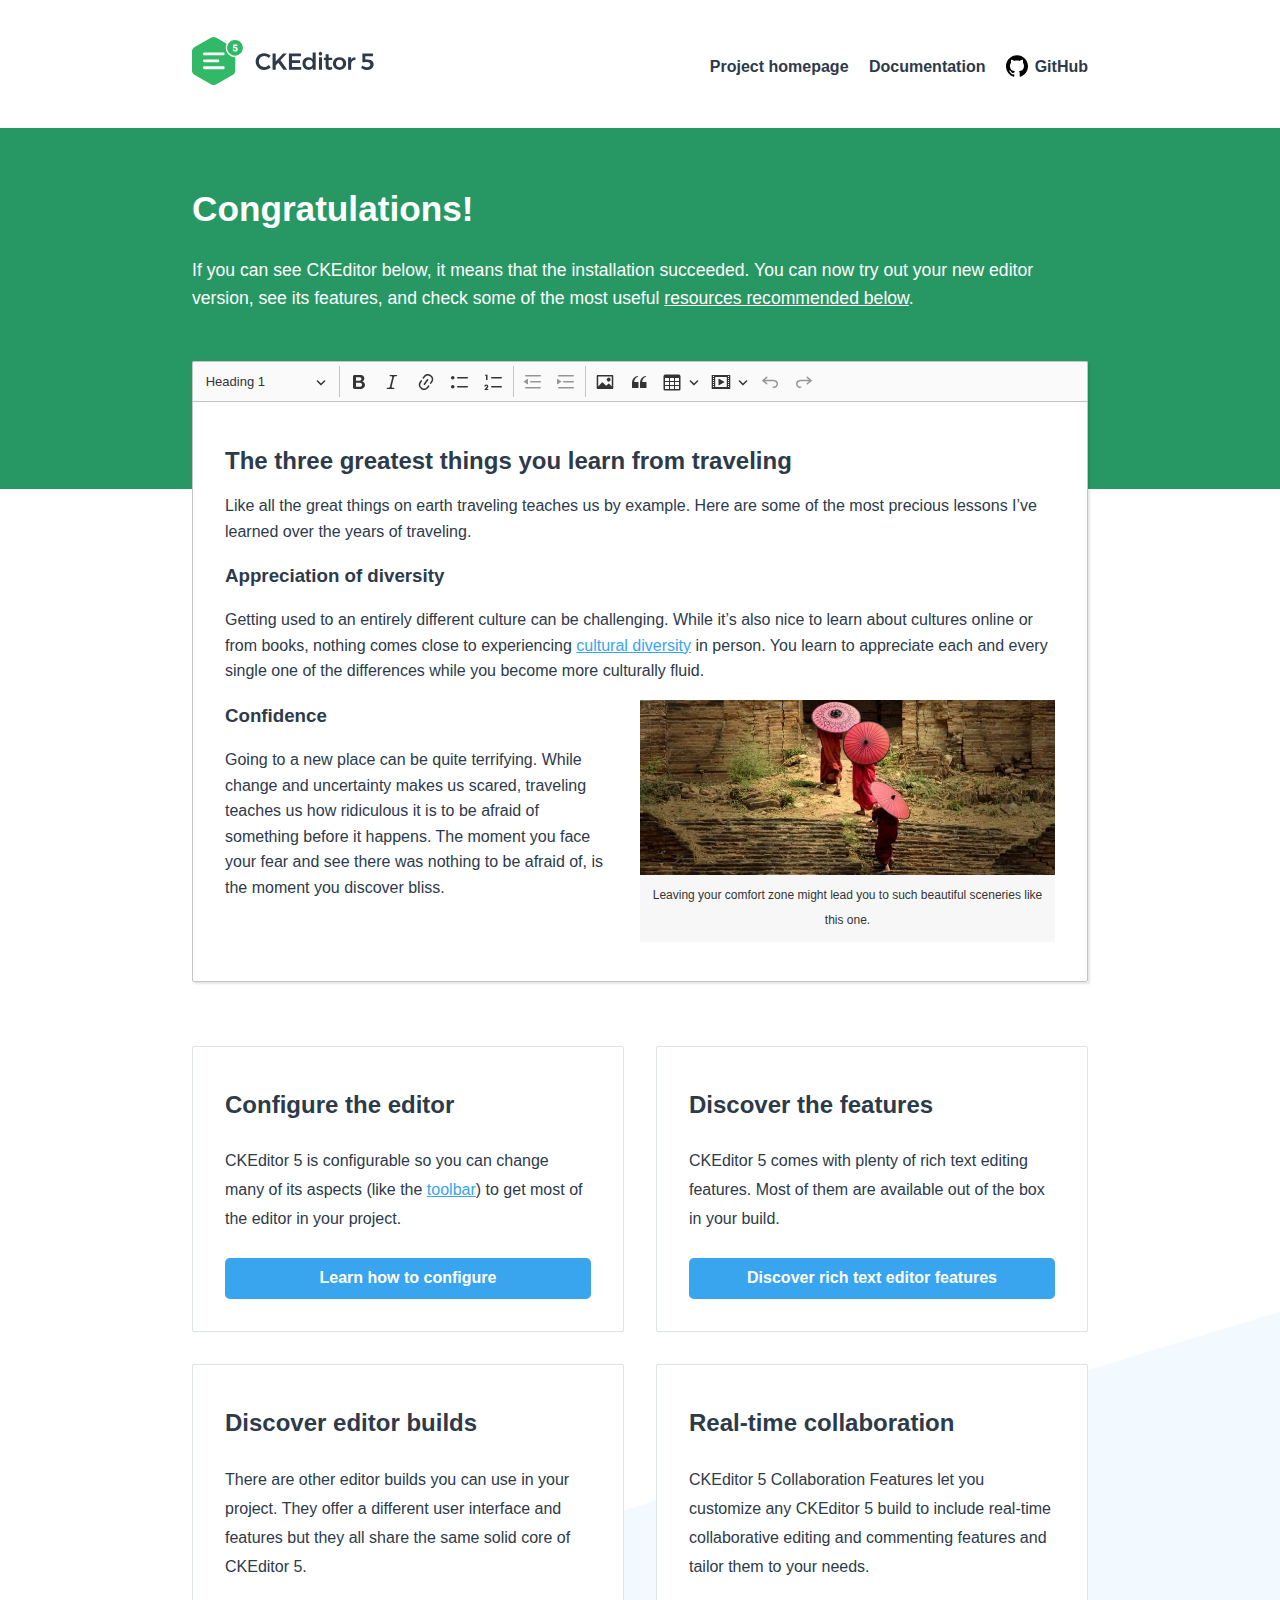
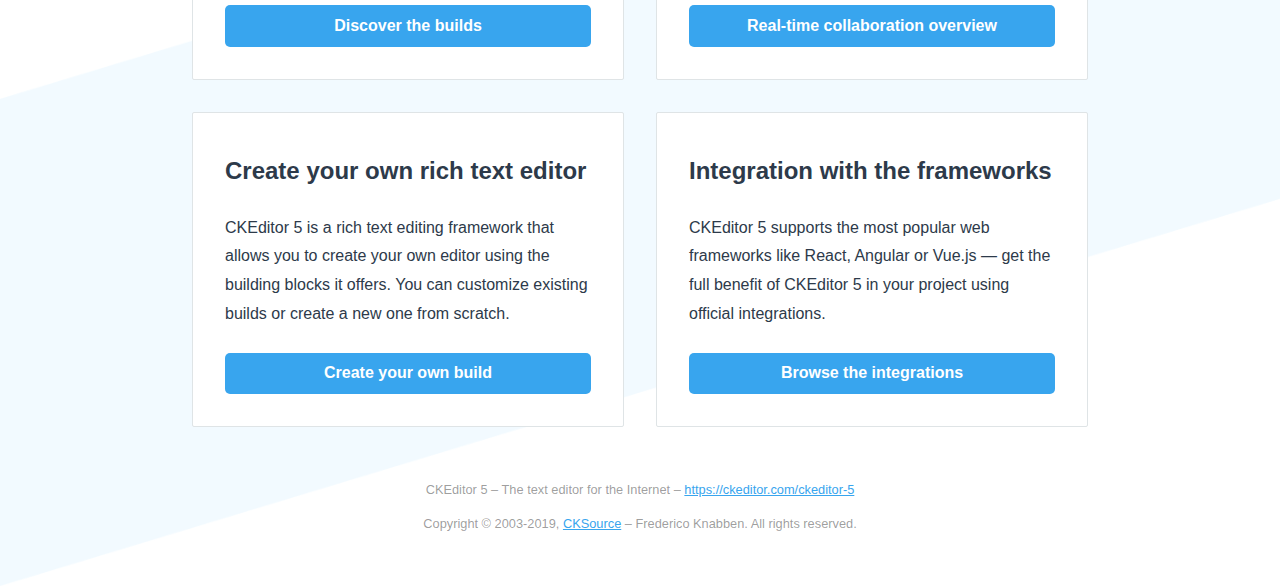
<file: src/main/resources/static/ckeditor/index.html>
<!DOCTYPE html>
<!--
Copyright (c) 2003-2019, CKSource - Frederico Knabben. All rights reserved.
For licensing, see LICENSE.md or https://ckeditor.com/legal/ckeditor-oss-license
-->
<html lang="en">
<head>
	<meta charset="utf-8">
	<meta name="viewport" content="width=device-width, initial-scale=1.0, maximum-scale=1.0" />
	<link type="text/css" href="sample/css/sample.css" rel="stylesheet" media="screen" />
	<title>CKEditor 5 – classic editor build sample</title>
</head>
<body>

<header>
	<div class="centered">
		<h1><a href="https://ckeditor.com/ckeditor-5"><img src="sample/img/logo.svg" alt="WYSIWYG editor - CKEditor 5" /></a></h1>

		<input type="checkbox" id="menu-toggle" />
		<label for="menu-toggle"></label>
		  
		<nav>
			<ul>
				<li><a href="https://ckeditor.com/ckeditor-5">Project homepage</a></li>
				<li><a href="https://ckeditor.com/docs/">Documentation</a></li>
				<li><a href="https://github.com/ckeditor/ckeditor5">GitHub</a></li>
			</ul>
		</nav>
	</div>
</header>

<main>
	<div class="message">
		<div class="centered">
			<h1>Congratulations!</h1>

			<p>If you can see CKEditor below, it means that the installation succeeded. You can now try out your new editor version, see its features,
			and check some of the most useful <a href="#references">resources recommended below</a>.</p>
		</div>
	</div>
	<div class="centered">
		<div id="editor">
			<h2>The three greatest things you learn from traveling</h2>

			<p>Like all the great things on earth traveling teaches us by example. Here are some of the most precious lessons I’ve learned over the years of traveling.</p>

			<h3>Appreciation of diversity</h3>

			<p>Getting used to an entirely different culture can be challenging. While it’s also nice to learn about cultures online or from books, nothing comes close to experiencing <a href="https://en.wikipedia.org/wiki/Cultural_diversity">cultural diversity</a> in person. You learn to appreciate each and every single one of the differences while you become more culturally fluid.</p>

			<figure class="image image-style-side"><img src="sample/img/umbrellas.jpg" alt="Three Monks walking on ancient temple.">
				<figcaption>Leaving your comfort zone might lead you to such beautiful sceneries like this one.</figcaption>
			</figure>

			<h3>Confidence</h3>

			<p>Going to a new place can be quite terrifying. While change and uncertainty makes us scared, traveling teaches us how ridiculous it is to be afraid of something before it happens. The moment you face your fear and see there was nothing to be afraid of, is the moment you discover bliss.</p>
		</div>

		<div id="references">
			<section>
				<h2>Configure the editor</h2>
				<p>CKEditor 5 is configurable so you can change many of its aspects (like the <a href="https://ckeditor.com/docs/ckeditor5/latest/builds/guides/integration/configuration.html#toolbar-setup">toolbar</a>) to get most of the editor in your project.</p>
				<p><a href="https://ckeditor.com/docs/ckeditor5/latest/builds/guides/integration/configuration.html">Learn how to configure</a></p>
			</section>

			<section>
				<h2>Discover the features</h2>
				<p>CKEditor 5 comes with plenty of rich text editing features. Most of them are available out of the box in your build.</p>
				<p><a href="https://ckeditor.com/docs/ckeditor5/latest/features/index.html">Discover rich text editor features</a></p>				</section>

			<section>
				<h2>Discover editor builds</h2>
				<p>There are other editor builds you can use in your project. They offer a different user interface and features but they all share the same solid core of CKEditor 5.</p>
				<p><a href="https://ckeditor.com/docs/ckeditor5/latest/builds/guides/overview.html">Discover the builds</a></p>
			</section>

			<section>
				<h2>Real-time collaboration</h2>
				<p>CKEditor 5 Collaboration Features let you customize any CKEditor 5 build to include real-time collaborative editing and commenting features and tailor them to your needs.</p>
				<p><a href="https://ckeditor.com/docs/ckeditor5/latest/features/collaboration/collaboration.html">Real-time collaboration overview</a></p>
			</section>

			<section>
				<h2>Create your own rich text editor</h2>
				<p>CKEditor 5 is a rich text editing framework that allows you to create your own editor using the building blocks it offers. You can customize existing builds or create a new one from scratch.</p>
				<p><a href="https://ckeditor.com/docs/ckeditor5/latest/builds/guides/development/custom-builds.html">Create your own build</a></p>
			</section>

			<section>
				<h2>Integration with the frameworks</h2>
				<p>CKEditor 5 supports the most popular web frameworks like React, Angular or Vue.js &mdash; get the full benefit of CKEditor 5 in your project using official integrations.</p>
				<p><a href="https://ckeditor.com/docs/ckeditor5/latest/builds/guides/integration/frameworks/overview.html">Browse the integrations</a></p>
			</section>	
		</div>
	</div>
</main>

<footer>
	<div>
		<p>CKEditor 5 – The text editor for the Internet – <a href="https://ckeditor.com/ckeditor-5">https://ckeditor.com/ckeditor-5</a></p>
		<p>Copyright © 2003-2019, <a href="https://cksource.com/">CKSource</a> – Frederico Knabben. All rights reserved.</p>
	</div>
</footer>

<script src="ckeditor.js"></script>

<script>
	ClassicEditor
		.create( document.querySelector( '#editor' ), {
			// toolbar: [ 'heading', '|', 'bold', 'italic', 'link' ]
		} )
		.then( editor => {
			window.editor = editor;
		} )
		.catch( err => {
			console.error( err.stack );
		} );
</script>

</body>
</html>
</file>
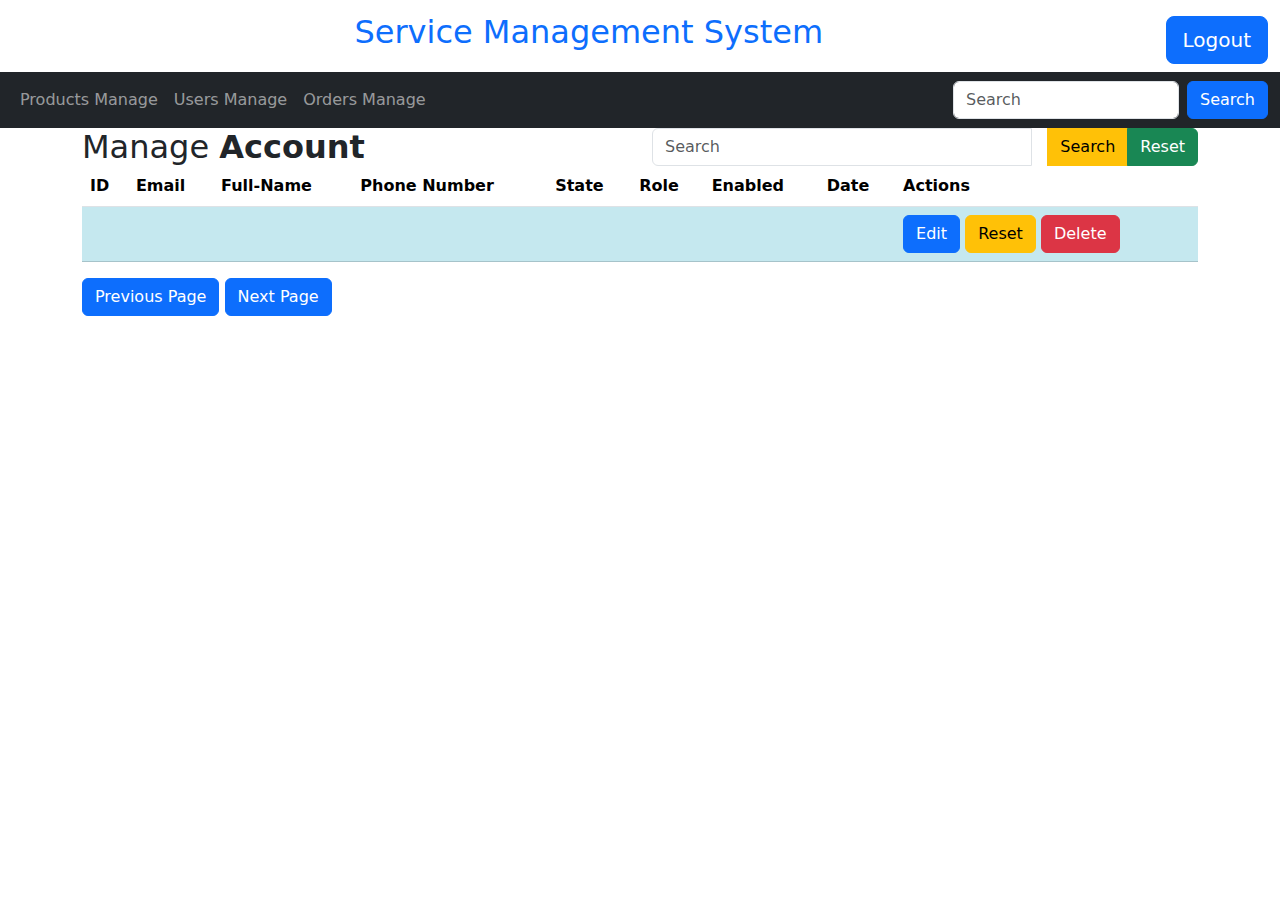
<file: src/main/resources/templates/account.html>
<!DOCTYPE html>
<html xmlns:th="http://www.thymeleaf.org">
<head>
<meta charset="UTF-8">
<title>User Manager Page</title>
<link href="https://cdn.jsdelivr.net/npm/bootstrap@5.1.3/dist/css/bootstrap.min.css" rel="stylesheet">
 <script src="https://cdn.jsdelivr.net/npm/bootstrap@5.1.3/dist/js/bootstrap.bundle.min.js"></script>
<link rel="stylesheet" type="text/css" th:href="@{/css/styleAdmin.css}"/>
<script src="https://ajax.googleapis.com/ajax/libs/jquery/1.12.4/jquery.min.js"></script>
<script src="https://cdn.ckeditor.com/ckeditor5/35.1.0/classic/ckeditor.js"></script>
<body>
<div class="container-fluid bg-white text-primary d-flex justify-content-between align-items-center">
  <div>
  	 <img th:src="@{http://localhost:8088/img/logo.png}" >
  </div>
  <h2 class="">Service Management System</h2>
  <a th:href="@{/logout}" class="btn btn-primary btn-lg mt-3 mb-2">Logout</a>
</div>

<!--header  -->
<nav class="navbar navbar-expand-sm navbar-dark bg-dark">
  <div class="container-fluid">
    <button class="navbar-toggler" type="button" data-bs-toggle="collapse" data-bs-target="#mynavbar">
      <span class="navbar-toggler-icon"></span>
    </button>
    <div class="collapse navbar-collapse" id="mynavbar">
      <ul class="navbar-nav me-auto">
        <li class="nav-item">
          <a class="nav-link" href="/admin/product">Products Manage</a>
        </li>
        <li class="nav-item">
          <a class="nav-link" href="/admin/account">Users Manage</a>
        </li>
        <li class="nav-item">
          <a class="nav-link" href="/admin/order">Orders Manage</a>
        </li>
      </ul>
      <form class="d-flex">
        <input class="form-control me-2" type="text" placeholder="Search">
        <button class="btn btn-primary" type="button">Search</button>
      </form>
    </div>
  </div>
</nav>

<!-- content -->
	<div class="container" id="root">
		<div class="table-wrapper">
			<div class="table-title">
				<div class="row">
					<div class="col">
						<h2 class="d-inline">
							Manage <b>Account</b>
						</h2>					
					</div>
					<div class="col input-group">
						<input class="form-control me-3" type="text" placeholder="Search"
							id="keyword" name="keyword">
						<button class="btn btn-warning" type="button"
							onclick="searchUser()">Search</button>
						<button type="button" class="btn btn-success" onclick="reset()">
							Reset</button>					
					</div>
				</div>
			</div>
			<table class="table table-striped table-hover">
				<thead>
					<tr>
						<th>ID</th>
						<th>Email</th>
						<th>Full-Name</th>
						<th>Phone Number</th>
						<th>State</th>
						<th>Role</th>
						<th>Enabled</th>
						<th>Date</th>
						<th>Actions</th>
					</tr>
				</thead>
				<tbody>
					<tr class="table-info" th:each="account, state : ${listA}">
						<th th:utext="${account.id}"></th>
						<td th:utext="${account.email}"></td>
						<td th:utext="${account.fullName}"></td>
						<td th:utext="${account.phone}"></td>
						<td th:utext="${account.state}"></td>
						<td th:utext="${account.role}"></td>
						<td th:utext="${account.enabled}"></td>
						<td th:utext="${account.createAt}"></td>
						<td>
							<a class="btn btn-primary" th:href="@{'/admin/edituser?id=' + ${account.id}}">Edit</a>
							<button class="btn btn-warning" th:attr="onclick=|resetUser(${account.id})|">Reset</button>
							<button class="btn btn-danger" th:if="${account.role} == 'USER'" th:attr="onclick=|deleteUser(${account.id})|">Delete</button>
						</td>
					</tr>
				</tbody>
			</table>
			<button class="btn btn-primary" type="button" onclick="prePage()">Previous
				Page</button>
			<button class="btn btn-primary" type="button" onclick="nextPage()">Next
				Page</button>
		</div>
	</div>


<script src="https://cdn.jsdelivr.net/npm/bootstrap@5.1.3/dist/js/bootstrap.bundle.min.js"></script>
<script type="text/javascript" th:src="@{http://localhost:8088/js/account.js}"></script>
<script>
	var page = "[[${pageNumber}]]";

	function nextPage() {
		page++;
		$.ajax({
			url : "/admin/pageaccount",
			type : "post",
			dataType : "text",
			data : {
				page : page
			},
			success : function(data) {
				$('body').html(data);
			}
		});
	}

	function prePage() {
		page--;
		$.ajax({
			url : "/admin/pageaccount",
			type : "post",
			dataType : "text",
			data : {
				page : page
			},
			success : function(data) {
				$('body').html(data);
			}
		});
	}
</script>

</body>
</html>
</file>
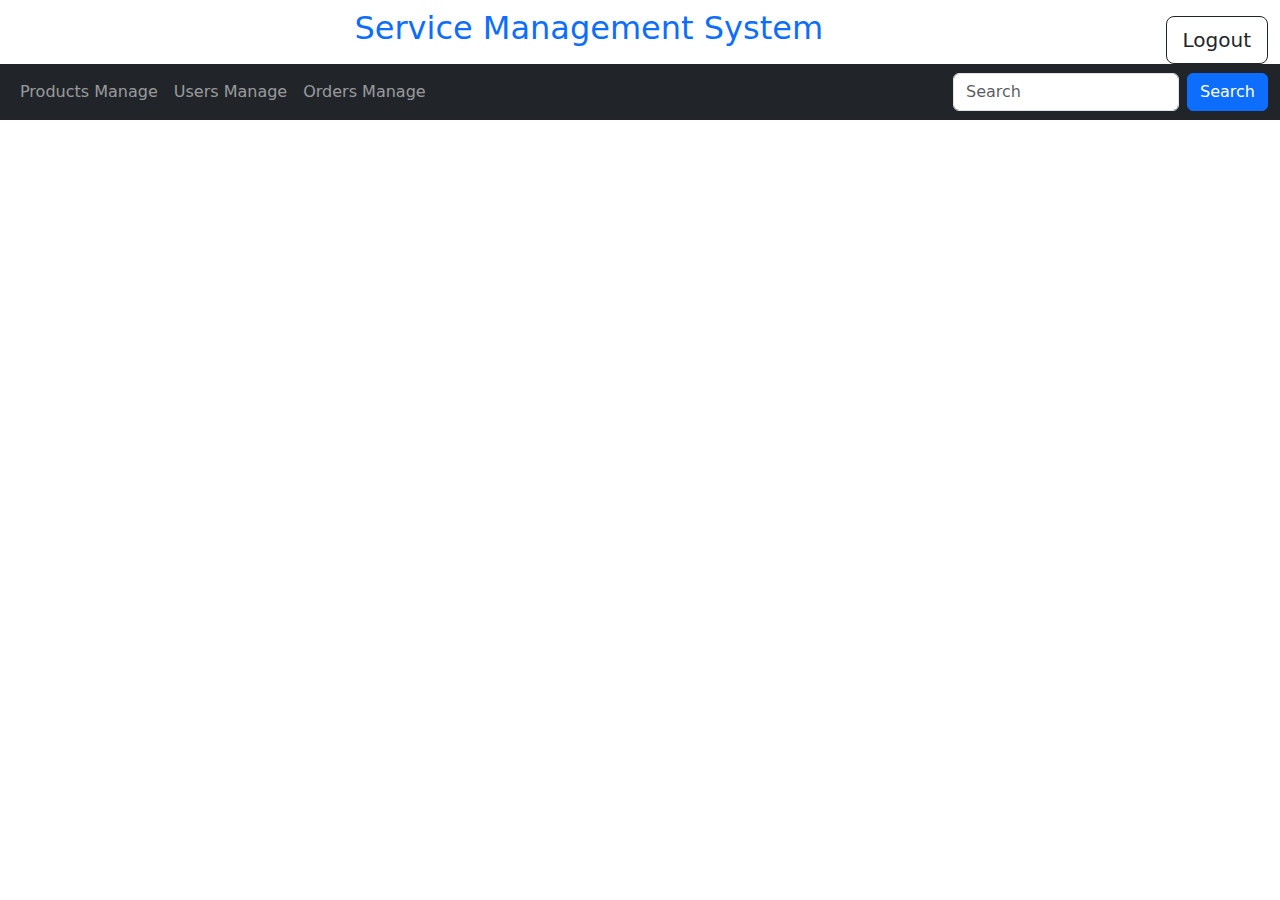
<file: src/main/resources/templates/admin.html>
<!DOCTYPE html>
<html xmlns:th="http://www.thymeleaf.org">
<head>
<meta charset="UTF-8">
<title>AddProduct Page</title>
<link href="https://cdn.jsdelivr.net/npm/bootstrap@5.1.3/dist/css/bootstrap.min.css" rel="stylesheet">
<link rel="stylesheet" href="https://fonts.googleapis.com/icon?family=Material+Icons">
<link rel="stylesheet" type="text/css" th:href="@{/css/styleAdmin.css}"/>
<script src="https://ajax.googleapis.com/ajax/libs/jquery/1.12.4/jquery.min.js"></script>
</head>
<body>
<div class="container-fluid bg-white text-primary d-flex justify-content-between align-items-center">
  <div>
  	 <img th:src="@{http://localhost:8088/img/logo.png}" >
  	<h5 class="text-center text-italic text-dark" th:text="${name}"></h5>
  </div>
  <h2 class="">Service Management System</h2>
  <a th:if="${#request.userPrincipal != null}" th:href="@{/logout}" class="btn btn-outline-dark btn-lg mt-3">Logout</a>
</div>
<nav class="navbar navbar-expand-sm navbar-dark bg-dark">
  <div class="container-fluid">
    <button class="navbar-toggler" type="button" data-bs-toggle="collapse" data-bs-target="#mynavbar">
      <span class="navbar-toggler-icon"></span>
    </button>
    <div class="collapse navbar-collapse" id="mynavbar">
      <ul class="navbar-nav me-auto">
        <li class="nav-item">
          <a class="nav-link" href="/admin/product">Products Manage</a>
        </li>
        <li class="nav-item">
          <a class="nav-link" href="/admin/account">Users Manage</a>
        </li>
        <li class="nav-item">
          <a class="nav-link" href="/admin/order">Orders Manage</a>
        </li>
      </ul>
      <form class="d-flex">
        <input class="form-control me-2" type="text" placeholder="Search">
        <button class="btn btn-primary" type="button">Search</button>
      </form>
    </div>
  </div>
</nav>


<script src="https://cdn.jsdelivr.net/npm/bootstrap@5.1.3/dist/js/bootstrap.bundle.min.js"></script>

<script type="text/javascript" th:src="@{js/admin.js}"></script>
</body>
</html>
</file>
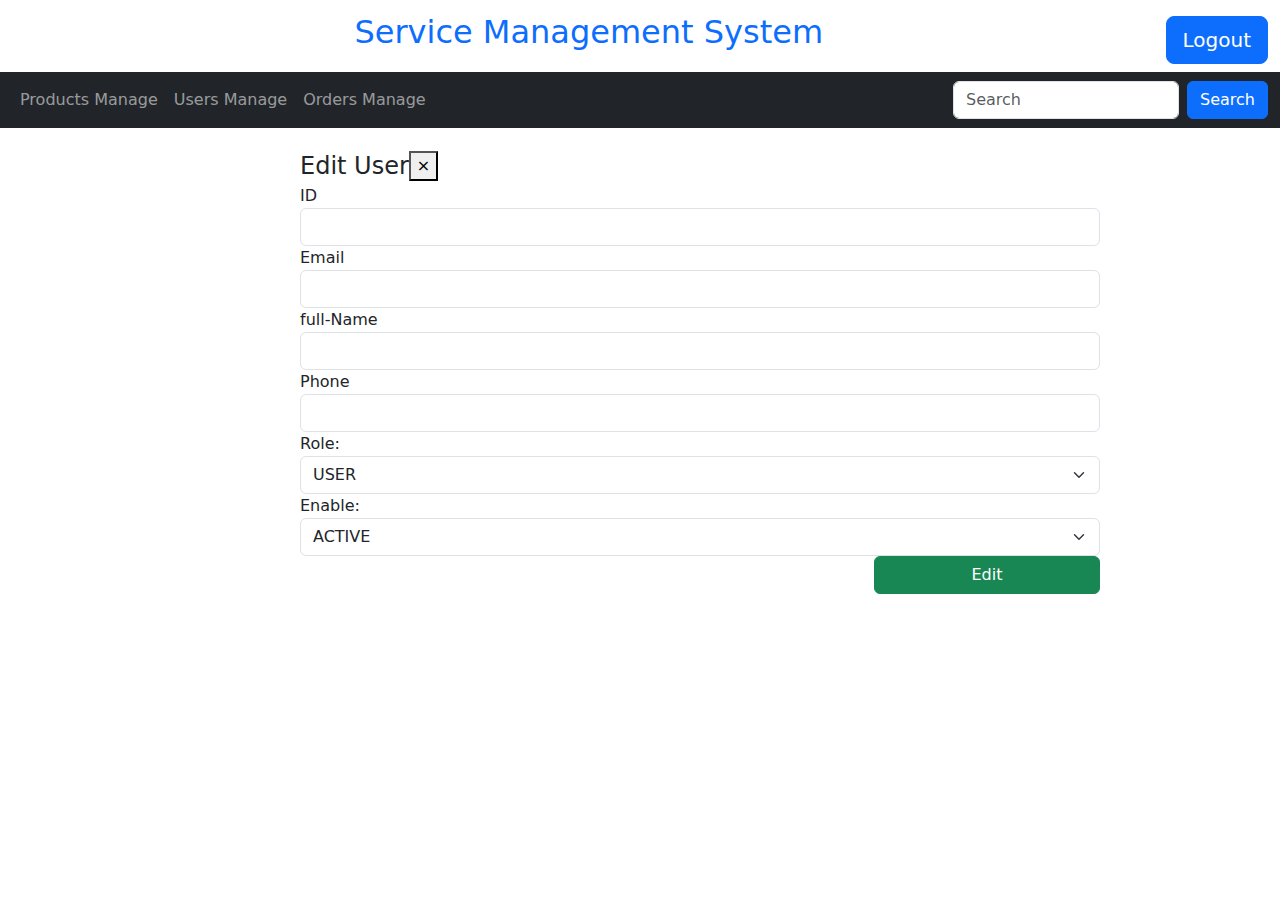
<file: src/main/resources/templates/edit-user.html>
<!DOCTYPE html>
<html xmlns:th="http://www.thymeleaf.org">
<head>
<meta charset="UTF-8">
<title>Edit User Page</title>
<link href="https://cdn.jsdelivr.net/npm/bootstrap@5.1.3/dist/css/bootstrap.min.css" rel="stylesheet">
 <script src="https://cdn.jsdelivr.net/npm/bootstrap@5.1.3/dist/js/bootstrap.bundle.min.js"></script>
<link rel="stylesheet" href="https://fonts.googleapis.com/icon?family=Material+Icons">
<link rel="stylesheet" type="text/css" th:href="@{/css/styleAdmin.css}"/>
<script src="https://ajax.googleapis.com/ajax/libs/jquery/1.12.4/jquery.min.js"></script>
<script src="https://cdn.ckeditor.com/ckeditor5/35.1.0/classic/ckeditor.js"></script>
<style>
	#root {
		width: 1000px;	
		 margin: 20px 200px 200px;
		}
</style>
<body>
<div class="container-fluid bg-white text-primary d-flex justify-content-between align-items-center">
  <div>
  	 <img th:src="@{http://localhost:8088/img/logo.png}" >
  </div>
  <h2 class="">Service Management System</h2>
   <a th:href="@{/logout}" class="btn btn-primary btn-lg mt-3 mb-2">Logout</a>
</div>
<nav class="navbar navbar-expand-sm navbar-dark bg-dark">
  <div class="container-fluid">
    <button class="navbar-toggler" type="button" data-bs-toggle="collapse" data-bs-target="#mynavbar">
      <span class="navbar-toggler-icon"></span>
    </button>
    <div class="collapse navbar-collapse" id="mynavbar">
      <ul class="navbar-nav me-auto">
        <li class="nav-item">
          <a class="nav-link" href="/admin/product">Products Manage</a>
        </li>
        <li class="nav-item">
          <a class="nav-link" href="/admin/account">Users Manage</a>
        </li>
        <li class="nav-item">
          <a class="nav-link" href="/admin/order">Orders Manage</a>
        </li>
      </ul>
      <form class="d-flex">
        <input class="form-control me-2" type="text" placeholder="Search">
        <button class="btn btn-primary" type="button">Search</button>
      </form>
    </div>
  </div>
</nav>
<div id="root">
	<div class="container">
            <div id="editProductModal">
                <div class="modal-dialog modal-lg">
                    <div class="modal-content">
                        <form action="edit" method="post">
                            <div class="modal-header">						
                                <h4 class="modal-title">Edit User</h4>
                                <button type="button" class="close" data-dismiss="modal" aria-hidden="true">&times;</button>
                            </div>
                            <div class="modal-body">					
                            <div class="form-group">
                                <label>ID</label>
                                <input name="id" id="id" type="text" class="form-control" th:value="${id}" readonly>
                            </div>
                            <div class="form-group">
                                <label>Email</label>
                                <input name="email" id="email" type="text" class="form-control" th:value="${account.email}" readonly>
                            </div>
                             <div class="form-group">
                                <label>full-Name</label>
                                <input name="name" id="name" type="text" class="form-control" th:value="${account.fullName}" required>
                            </div> 
                            <div class="form-group">
                                <label>Phone</label>
                                <input name="phone" id="phone" type="number" class="form-control" th:value="${account.phone}" required>
                            </div>                          
                            <div class="form-group">
                                <label class="me-5">Role: </label><label th:text="${account.role}"></label>
                               <select name="role" id="role" class="form-select" aria-label="" >
                                   	<option>USER</option>
                                   	<option>ADMIN</option>
                                </select>
                            </div>
                            <div class="form-group">
                                <label class="me-5">Enable: </label><label th:text="${account.enabled}"></label>
                               <select name="enabled" id="enabled" class="form-select" aria-label="" >
                                   	<option>ACTIVE</option>
                                   	<option>DISABLED</option>
                                </select>
                            </div>

                        </div>
                            <div class="modal-footer">
                                <input onclick="editUser()" class="btn btn-success" value="Edit">
                            </div>
                        </form>
                    </div>
                </div>
            </div>

        </div>
 </div>
                
<script src="https://cdn.jsdelivr.net/npm/bootstrap@5.1.3/dist/js/bootstrap.bundle.min.js"></script>
<script type="text/javascript" th:src="@{http://localhost:8088/js/account.js}"></script>

</body>
</html>
</file>
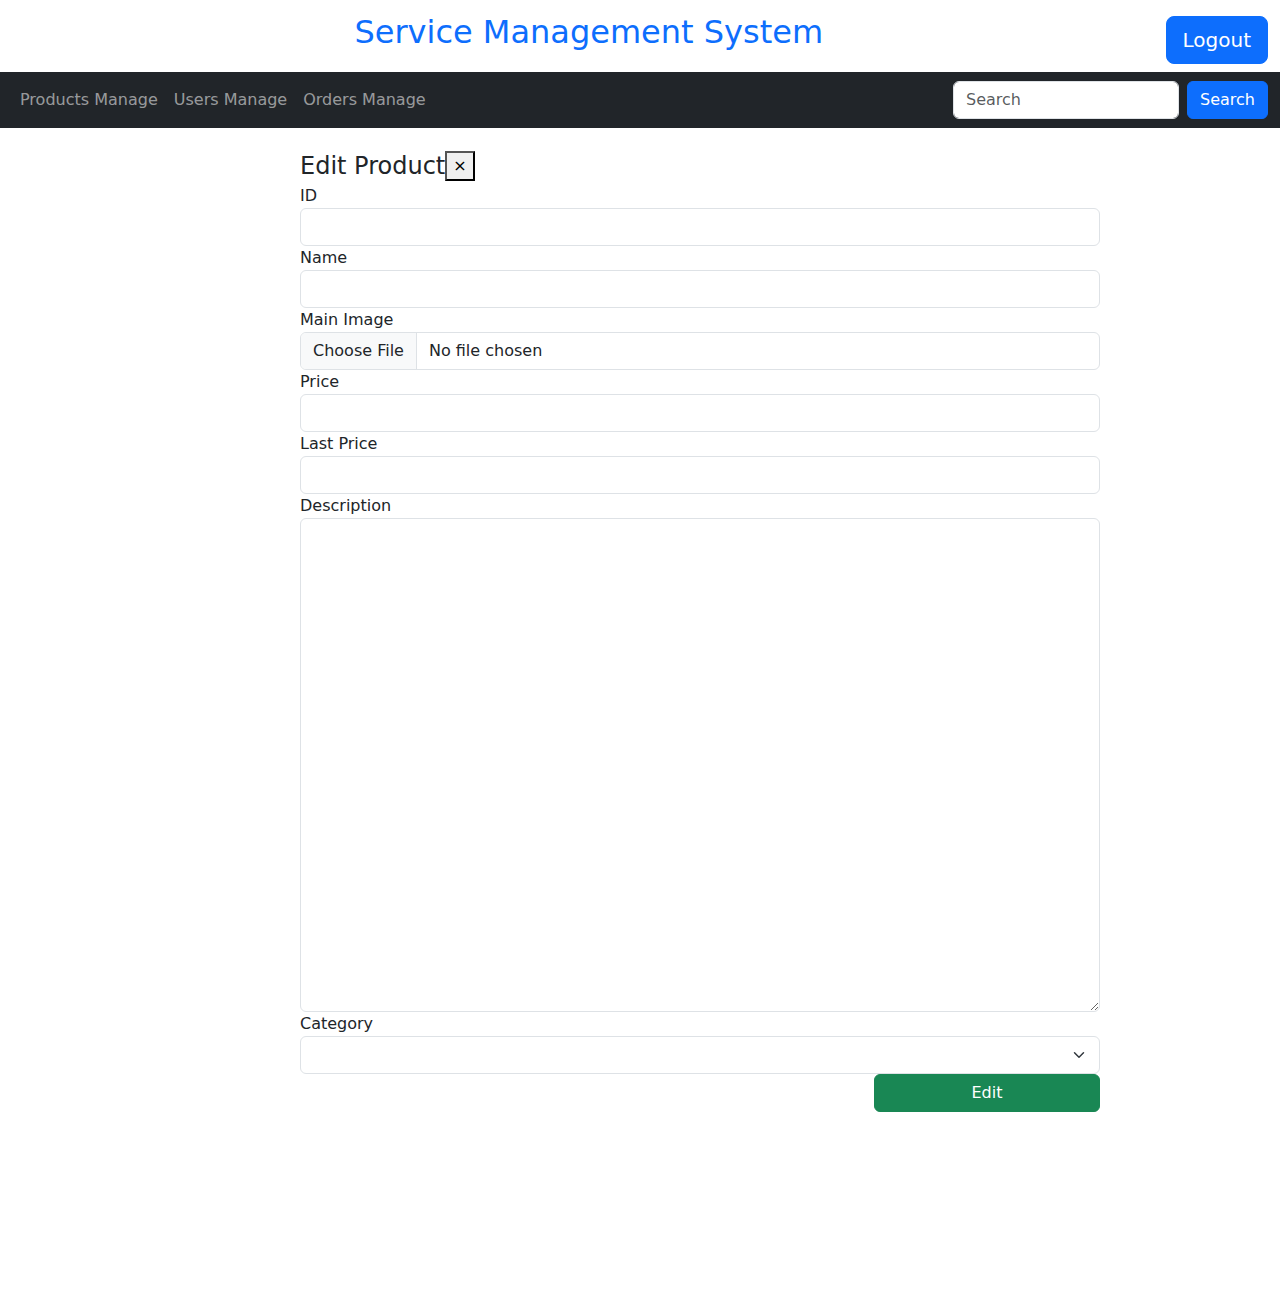
<file: src/main/resources/templates/edit.html>
<!DOCTYPE html>
<html xmlns:th="http://www.thymeleaf.org">
<head>
<meta charset="UTF-8">
<title>Edit Page</title>
<link href="https://cdn.jsdelivr.net/npm/bootstrap@5.1.3/dist/css/bootstrap.min.css" rel="stylesheet">
 <script src="https://cdn.jsdelivr.net/npm/bootstrap@5.1.3/dist/js/bootstrap.bundle.min.js"></script>
<link rel="stylesheet" href="https://fonts.googleapis.com/icon?family=Material+Icons">
<link rel="stylesheet" type="text/css" th:href="@{/css/styleAdmin.css}"/>
<script src="https://ajax.googleapis.com/ajax/libs/jquery/1.12.4/jquery.min.js"></script>
<script src="https://cdn.ckeditor.com/ckeditor5/35.1.0/classic/ckeditor.js"></script>
<style>
	#root {
		width: 1000px;	
		 margin: 20px 200px 200px;
		}
</style>
<body>
<div class="container-fluid bg-white text-primary d-flex justify-content-between align-items-center">
  <div>
  	 <img th:src="@{http://localhost:8088/img/logo.png}" >
  </div>
  <h2 class="">Service Management System</h2>
   <a th:href="@{/logout}" class="btn btn-primary btn-lg mt-3 mb-2">Logout</a>
</div>
<nav class="navbar navbar-expand-sm navbar-dark bg-dark">
  <div class="container-fluid">
    <button class="navbar-toggler" type="button" data-bs-toggle="collapse" data-bs-target="#mynavbar">
      <span class="navbar-toggler-icon"></span>
    </button>
    <div class="collapse navbar-collapse" id="mynavbar">
      <ul class="navbar-nav me-auto">
        <li class="nav-item">
          <a class="nav-link" href="/admin/product">Products Manage</a>
        </li>
        <li class="nav-item">
          <a class="nav-link" href="/admin/user">Users Manage</a>
        </li>
        <li class="nav-item">
          <a class="nav-link" href="/admin/order">Orders Manage</a>
        </li>
      </ul>
      <form class="d-flex">
        <input class="form-control me-2" type="text" placeholder="Search">
        <button class="btn btn-primary" type="button">Search</button>
      </form>
    </div>
  </div>
</nav>
<div id="root">
	<div class="container">
            <div id="editProductModal">
                <div class="modal-dialog modal-lg">
                    <div class="modal-content">
                        <form action="edit" method="post">
                            <div class="modal-header">						
                                <h4 class="modal-title">Edit Product</h4>
                                <button type="button" class="close" data-dismiss="modal" aria-hidden="true">&times;</button>
                            </div>
                            <div class="modal-body">					
                            <div class="form-group">
                                <label>ID</label>
                                <input name="id" id="id" type="text" class="form-control" th:value="${id}" readonly>
                            </div>
                            <div class="form-group">
                                <label>Name</label>
                                <input name="name" id="name" type="text" class="form-control" th:value="${product.name}" required>
                            </div>
                             <div class="form-group">
                                <label>Main Image</label>
                                <input name="mainImage" id="mainImage" type="file" class="form-control">
                            </div>
                            <div class="form-group">
                                <label>Price</label>
                                <input name="price" id="price" type="number" class="form-control" th:value="${product.price}" required>
                            </div> 
                             <div class="form-group">
                                <label>Last Price</label>
                                <input name="lastPrice" id="lastPrice" type="number" class="form-control" th:value="${product.lastPrice}" >
                            </div>         
                            <div class="form-group">
                                <label>Description</label>
                                <textarea name="content" id="editor" class="form-control" cols="80" rows="20" th:utext="${product.description}"></textarea>
                            </div>
                            <div class="form-group">
                                <label>Category</label>
                               <select name="type" id="type" class="form-select" aria-label="Default select example" >
                                   	<option th:each="types, state : ${listT}" th:utext="${types.type}"></option>
                                </select>
                            </div>

                        </div>
                            <div class="modal-footer">
                                <input onclick="editProduct()" class="btn btn-success" value="Edit">
                            </div>
                        </form>
                    </div>
                </div>
            </div>

        </div>
 </div>
                
<script src="https://cdn.jsdelivr.net/npm/bootstrap@5.1.3/dist/js/bootstrap.bundle.min.js"></script>
<script type="text/javascript" th:src="@{http://localhost:8088/js/admin.js}"></script>

</body>
</html>
</file>
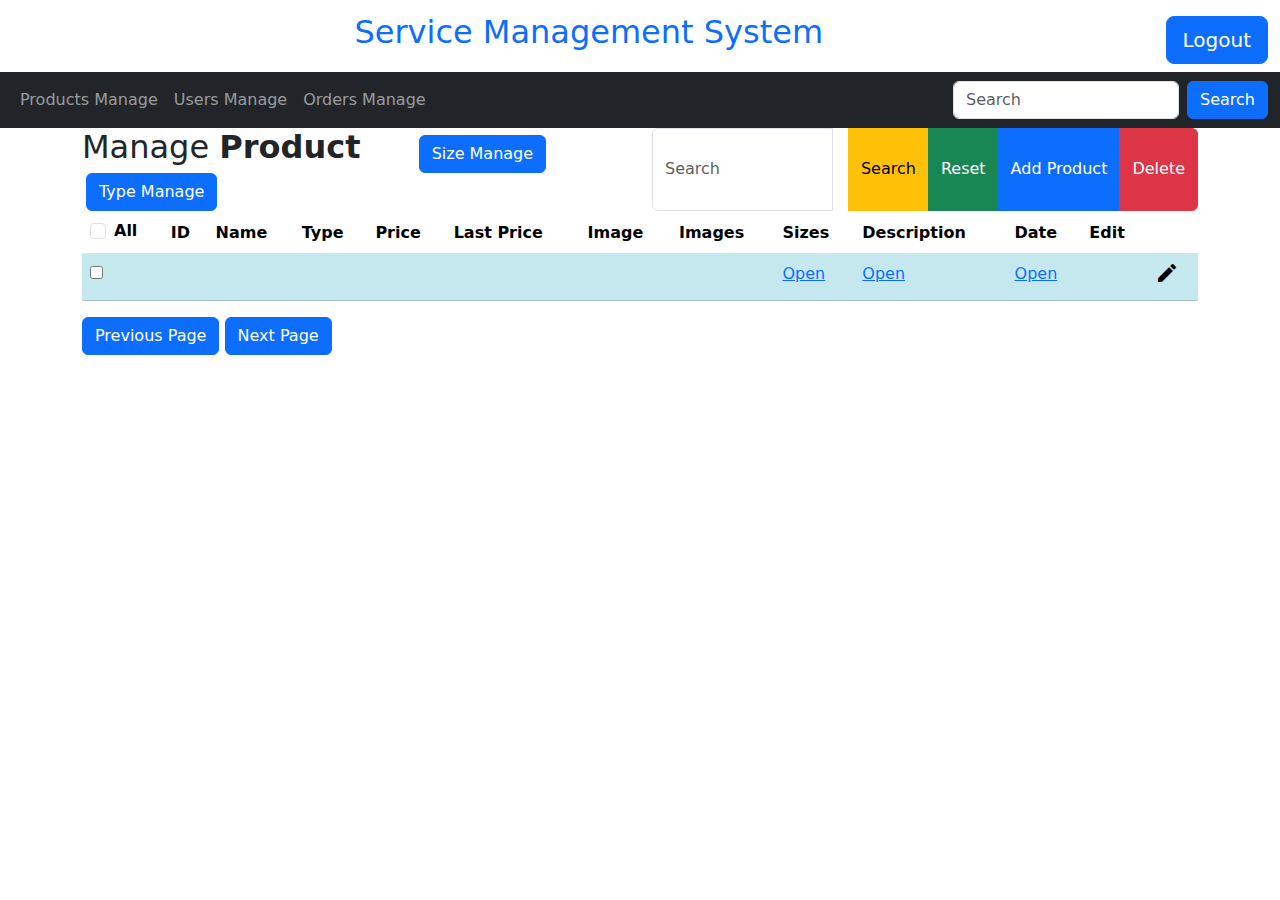
<file: src/main/resources/templates/product.html>
<!DOCTYPE html>
<html xmlns:th="http://www.thymeleaf.org">
<head>
<meta charset="UTF-8">
<title>Product Page</title>
<link href="https://cdn.jsdelivr.net/npm/bootstrap@5.1.3/dist/css/bootstrap.min.css" rel="stylesheet">
 <script src="https://cdn.jsdelivr.net/npm/bootstrap@5.1.3/dist/js/bootstrap.bundle.min.js"></script>
<link rel="stylesheet" href="https://fonts.googleapis.com/icon?family=Material+Icons">
<link rel="stylesheet" type="text/css" th:href="@{/css/styleAdmin.css}"/>
<script src="https://ajax.googleapis.com/ajax/libs/jquery/1.12.4/jquery.min.js"></script>
<script src="https://cdn.ckeditor.com/ckeditor5/35.1.0/classic/ckeditor.js"></script>
<body>
<div class="container-fluid bg-white text-primary d-flex justify-content-between align-items-center">
  <div>
  	 <img th:src="@{http://localhost:8088/img/logo.png}" >
  </div>
  <h2 class="">Service Management System</h2>
  <a th:href="@{/logout}" class="btn btn-primary btn-lg mt-3 mb-2">Logout</a>
</div>

<!--header  -->
<nav class="navbar navbar-expand-sm navbar-dark bg-dark">
  <div class="container-fluid">
    <button class="navbar-toggler" type="button" data-bs-toggle="collapse" data-bs-target="#mynavbar">
      <span class="navbar-toggler-icon"></span>
    </button>
    <div class="collapse navbar-collapse" id="mynavbar">
      <ul class="navbar-nav me-auto">
        <li class="nav-item">
          <a class="nav-link" href="/admin/product">Products Manage</a>
        </li>
        <li class="nav-item">
          <a class="nav-link" href="/admin/account">Users Manage</a>
        </li>
        <li class="nav-item">
          <a class="nav-link" href="/admin/order">Orders Manage</a>
        </li>
      </ul>
      <form class="d-flex">
        <input class="form-control me-2" type="text" placeholder="Search">
        <button class="btn btn-primary" type="button">Search</button>
      </form>
    </div>
  </div>
</nav>

<!-- content -->
	<div class="container" id="root">
		<div class="table-wrapper">
			<div class="table-title">
				<div class="row">
					<div class="col">
						<h2 class="d-inline">
							Manage <b>Product</b>
						</h2>
						<button type="button" class="btn btn-primary d-inline ms-5"
							data-bs-toggle="modal" data-bs-target="#sizeModal">Size
							Manage</button>
						<button type="button" class="btn btn-primary d-inline ms-1"
							data-bs-toggle="modal" data-bs-target="#typeModal">Type
							Manage</button>
					</div>
					<div class="col input-group">
						<input class="form-control me-3" type="text" placeholder="Search"
							id="keyword" name="keyword">
						<button class="btn btn-warning" type="button"
							onclick="searchProduct()">Search</button>
						<button type="button" class="btn btn-success" onclick="reset()">
							Reset</button>
						<button type="button" class="btn btn-primary"
							data-bs-toggle="modal" data-bs-target="#myModal">Add
							Product</button>
						<button type="button" class="btn btn-danger"
							onclick="deleteProduct()">Delete</button>

					</div>
				</div>
			</div>
			<table class="table table-striped table-hover">
				<thead>
					<tr>
						<th>
							<div class="form-check">
								<input class="form-check-input" type="checkbox" value=""
									id="checkAll"> <label class="form-check-label"
									for="flexCheckChecked"> All </label>
							</div>
						</th>
						<th>ID</th>
						<th>Name</th>
						<th>Type</th>
						<th>Price</th>
						<th>Last Price</th>
						<th>Image</th>
						<th>Images</th>
						<th>Sizes</th>
						<th>Description</th>
						<th>Date</th>
						<th>Edit</th>
					</tr>
				</thead>
				<tbody>
					<tr class="table-info" th:each="product, state : ${listP}">
						<td><span class="custom-checkbox"> <input
								type="checkbox" id="checkItem" name="checkbox"
								th:value="${product.id}"> <label for="checkbox1"></label>
						</span></td>
						<th scope="row" th:utext="${product.id}"></th>
						<td th:utext="${product.name}"></td>
						<td th:utext="${product.type}"></td>
						<td
							th:utext="${#numbers.formatDecimal(product.price, 0, 'COMMA', 0, 'POINT')}"></td>
						<td th:if="${product.lastPrice}"
							th:utext="${#numbers.formatDecimal(product.lastPrice, 0, 'COMMA', 0, 'POINT')}"></td>
						<td th:unless="${product.lastPrice}"></td>
						<td><img
							th:src="@{'http://localhost:8088/image/' + ${product.mainImage}}"
							width="60px"></td>
						<td><a class="edit" data-bs-toggle="modal"
							data-bs-target="#imagesModal"
							th:attr="onclick=|viewImages(${product.id})|">Open</a></td>
						<td><a class="edit" data-bs-toggle="modal"
							data-bs-target="#sizesModal"
							th:attr="onclick=|viewSizes(${product.id})|">Open</a></td>
						<td><a class="edit" data-bs-toggle="modal"
							data-bs-target="#descriptionModal"
							th:attr="onclick=|viewDes(${product.id})|">Open</a></td>
						<td th:utext="${product.create_at}"></td>
						<td><a th:href="@{'/admin/edit?pid=' + ${product.id}}"><i
								class="material-icons" data-toggle="tooltip" title="Edit">&#xE254;</i></a>
						</td>
					</tr>
				</tbody>
			</table>
			<button class="btn btn-primary" type="button" onclick="prePage()">Previous
				Page</button>
			<button class="btn btn-primary" type="button" onclick="nextPage()">Next
				Page</button>
		</div>
	</div>

	<!-- add Product -->          
    <div class="modal fadein" id="myModal" tabindex="-1" role="dialog" aria-labelledby="exampleModalLabel" aria-hidden="true">
            <div class="modal-dialog modal-xl">
                <div class="modal-content">
                    <form action="">
                        <div class="modal-header">						
                            <h4 class="modal-title">Add Product</h4>
                            <button type="button" class="close" data-bs-dismiss="modal" aria-hidden="true">&times;</button>
                        </div>
                        <div class="modal-body">					
                            <div class="form-group">
                                <label>Name</label>
                                <input name="name" id="name" type="text" class="form-control" required>
                            </div>
                            <div class="form-group">
                                <label>Main Image</label>
                                <input name="mainImage" id="mainImage" type="file" class="form-control" required>
                            </div>
                            <div class="form-group">
                                <label>Images</label>
                                <input name="image[]" id="images" type="file" multiple="multiple" class="form-control" required>
                            </div>
                            <div class="form-group">
                                <label>Price</label>
                                <input name="price" id="price" type="number" class="form-control" required>
                            </div> 
                            <div class="form-group">
                                <label>Last Price</label>
                                <input name="lastPrice" id="lastPrice" type="number" class="form-control">
                            </div> 
                             <div class="form-group">
                                <label>Sizes:</label></br>
                                   <div  class="d-inline">
                                   <div  class="form-check form-check-inline" th:each="s, state : ${listSize}" aria-label="Default select example" >
                                    <input class="form-check-input" type="checkbox" name="sizeCheck" th:value="${s.sizeName}">
  									<label class="form-check-label" for="inlineCheckbox1" th:utext="${s.sizeName}"></label>
                                </div>
                                </div>
                            </div>         
                            <div class="form-group">
                                <label>Category</label>
                               <select name="type" id="type" class="form-select" aria-label="Default select example" >                                
                                   	<option th:each="types, state : ${listT}" th:utext="${types.type}"></option> 
                                </select>
                            </div>
							<div class="form-group">
                                <label>Description</label>
                                <textarea name="content" id="editor" class="form-control" cols="80" rows="20"></textarea>
                            </div>
                        </div>
                        <div class="modal-footer">
                            <button type="button" class="btn btn-danger" data-bs-dismiss="modal">Close</button>
                            <button type="button" class="btn btn-danger" onclick="clearForm()">Clear</button>
                            <input onclick="sendProduct()" class="btn btn-success" value="Add">
                        </div>
                    </form>
                </div>
            </div>
        </div>
        
        <!-- view Images -->
	<div class="modal fade" id="imagesModal" tabindex="-1" role="dialog"
		aria-labelledby="exampleModalLabel" aria-hidden="true">
		<div class="modal-dialog" role="document">
			<div class="modal-content">
				<div class="modal-header">
					<!-- w-100 class so that header
                div covers 100% width of parent div -->
					<h5 class="modal-title w-100" id="exampleModalLabel">View
						Images</h5>
					<button type="button" class="close" data-bs-dismiss="modal"
						aria-hidden="true">&times;</button>
				</div>
				<!--Modal body with image-->
				<div class="modal-body">
					<table class="table table-striped table-hover">
						<thead>
							<tr>
								<th>ID</th>
								<th>Image</th>
								<th>Delete</th>
							</tr>
						</thead>
						<tbody id="view"></tbody>
					</table>
					<h4 class="modal-title">Add Images</h4>
					<form>
						<div class="form-group">
							<label>Images</label> <input name="newimg[]" id="newimg"
								type="file" multiple="multiple" class="form-control">
						</div>
						<input onclick="sendImages()" class="btn btn-success" value="Add">
					</form>
				</div>
				<div class="modal-footer">
					<button type="button" class="btn btn-danger"
						data-bs-dismiss="modal">Close</button>
				</div>
			</div>
		</div>
	</div>


	<!-- view Sizes -->
        <div class="modal fade" id="sizesModal" tabindex="-1" role="dialog" aria-labelledby="exampleModalLabel" aria-hidden="true">
        <div class="modal-dialog" role="document">
            <div class="modal-content">
                <div class="modal-header">
                    <!-- w-100 class so that header
                div covers 100% width of parent div -->
                    <h5 class="modal-title w-100"
                        id="exampleModalLabel">
                        View Sizes
                    </h5>
                   <button type="button" class="close" data-bs-dismiss="modal" aria-hidden="true">&times;</button>
                </div>
                <!--Modal body with image-->
                <div class="modal-body">
                	<table class="table table-striped table-hover">
                    <thead>
                        <tr>
                            <th>ID</th>
                            <th>Sizes</th>
                            <th>Delete</th>
                        </tr>
                    </thead>
                    <tbody id="viewsize"></tbody>
                    </table>
                    <h4 class="modal-title">Add Sizes</h4>
                        <form>                    					
                             <div class="form-group">
                                <label>Sizes:</label></br>
                                   <div th:each="s, state : ${listSize}" class="d-inline">
                                   <div  class="form-check form-check-inline" aria-label="Default select example" >
                                    <input class="form-check-input" type="checkbox" name="sizeCheck" th:value="${s.sizeName}">
  									<label class="form-check-label" for="inlineCheckbox1" th:utext="${s.sizeName}"></label>
                                </div>
                                </div>
                            </div>
                            <input onclick="sendSizes()" class="btn btn-success" value="Add">                       
                        </form>
                </div>
                <div class="modal-footer">
                    <button type="button" class="btn btn-danger" data-bs-dismiss="modal">Close</button>
                </div>
            </div>
        </div>
    </div>


<!-- view Description -->
	<div class="modal fade" id="descriptionModal" tabindex="-1"
		role="dialog" aria-labelledby="exampleModalLabel" aria-hidden="true">
		<div class="modal-dialog" role="document">
			<div class="modal-content">
				<div class="modal-header">
					<!-- w-100 class so that header
                div covers 100% width of parent div -->
					<h5 class="modal-title w-100" id="exampleModalLabel">View
						Description</h5>
					<button type="button" class="close" data-bs-dismiss="modal"
						aria-hidden="true">&times;</button>
				</div>
				<!--Modal body with image-->
				<div class="modal-body">
					<div id="viewDes"></div>
				</div>
				<div class="modal-footer">
					<button type="button" class="btn btn-danger"
						data-bs-dismiss="modal">Close</button>
				</div>
			</div>
		</div>
	</div>


	<!-- view Size -->
	<div class="modal fadein" id="sizeModal" tabindex="-1" role="dialog"
		aria-labelledby="exampleModalLabel" aria-hidden="true">
		<div class="modal-dialog">
			<div class="modal-content">
				<div class="modal-header">
					<h4 class="modal-title">Size Management</h4>
					<button type="button" class="close" data-bs-dismiss="modal"
						aria-hidden="true">&times;</button>
				</div>
				<div class="modal-body">
					<table class="table table-striped table-hover">
						<thead>
							<tr>
								<th>ID</th>
								<th>Size</th>
								<th>Actions</th>
							</tr>
						</thead>
						<tbody>
							<tr class="table-info" th:each="s, state : ${listSize}">
								<th scope="row" th:utext="${s.id}"></th>
								<td th:utext="${s.sizeName}"></td>
								<td><a th:attr="onclick=|deleteSize(${s.id})|"><i
										class="material-icons" data-toggle="tooltip" title="Delete">delete</i></a>
								</td>
							</tr>
						</tbody>
					</table>
					<h4 class="modal-title">Add size</h4>
					<form>
						<div class="form-group">
							<label>Size Name</label> <input name="sizename" id="sizename"
								type="text" class="form-control" required>
						</div>
						<input onclick="sendSize()" class="btn btn-success" value="Add">
					</form>
				</div>
				<div class="modal-footer">
					<button type="button" class="btn btn-danger"
						data-bs-dismiss="modal">Close</button>
				</div>
			</div>
		</div>
	</div>

	<!-- view Type -->
	<div class="modal fadein" id="typeModal" tabindex="-1" role="dialog"
		aria-labelledby="exampleModalLabel" aria-hidden="true">
		<div class="modal-dialog">
			<div class="modal-content">
				<div class="modal-header">
					<h4 class="modal-title">Type Management</h4>
					<button type="button" class="close" data-bs-dismiss="modal"
						aria-hidden="true">&times;</button>
				</div>
				<div class="modal-body">
					<table class="table table-striped table-hover">
						<thead>
							<tr>
								<th>ID</th>
								<th>Type</th>
								<th>Delete</th>
							</tr>
						</thead>
						<tbody>
							<tr class="table-info" th:each="t, state : ${listT}">
								<th scope="row" th:utext="${t.id}"></th>
								<td th:utext="${t.type}"></td>
								<td><a th:attr="onclick=|deleteType(${t.id})|"
									class="Delete" data-toggle="modal"><i
										class="material-icons" data-toggle="tooltip" title="Delete">delete</i></a>
								</td>
							</tr>
						</tbody>
					</table>
					<h4 class="modal-title">Add Type</h4>
					<form>
						<div class="form-group">
							<label>Type Name</label> <input name="typename" id="typename"
								type="text" class="form-control" required>
						</div>
						<input onclick="sendType()" class="btn btn-success" value="Add">
					</form>
				</div>
				<div class="modal-footer">
					<button type="button" class="btn btn-danger"
						data-bs-dismiss="modal">Close</button>
				</div>
			</div>
		</div>
	</div>

	<script src="https://cdn.jsdelivr.net/npm/bootstrap@5.1.3/dist/js/bootstrap.bundle.min.js"></script>
<script type="text/javascript" th:src="@{http://localhost:8088/js/admin.js}"></script>
<script>
	var page = "[[${pageNumber}]]";

	function nextPage() {
		page++;
		$.ajax({
			url : "/admin/pageproduct",
			type : "post",
			dataType : "text",
			data : {
				page : page
			},
			success : function(data) {
				$('body').html(data);
			}
		});
	}

	function prePage() {
		page--;
		$.ajax({
			url : "/admin/pageproduct",
			type : "post",
			dataType : "text",
			data : {
				page : page
			},
			success : function(data) {
				$('body').html(data);
			}
		});
	}
</script>

</body>
</html>
</file>
<file: src/main/resources/static/ckeditor/sample/css/sample.css>
/**
 * @license Copyright (c) 2003-2019, CKSource - Frederico Knabben. All rights reserved.
 * For licensing, see LICENSE.md or https://ckeditor.com/legal/ckeditor-oss-license
 */

:root {
	--ck-sample-base-spacing: 2em;
	--ck-sample-color-white: #fff;
	--ck-sample-color-green: #279863;
}

body, html {
	padding: 0;
	margin: 0;

	font-family: sans-serif, Arial, Verdana, "Trebuchet MS", "Apple Color Emoji", "Segoe UI Emoji", "Segoe UI Symbol";
	font-size: 16px;
	line-height: 22px;
}

body {
	height: 100%;
	color: #2D3A4A;
	background-image: url(../img/bg.png);
	background-repeat: no-repeat;
	background-position: 50% 100%;
	background-size: 100% auto;
}

body * {
	box-sizing: border-box;
}

a {
	color: #38A5EE;
}

abbr {
	border-bottom: 1px dotted #333;
	text-decoration: none;
}

.centered {
	max-width: 960px;
	margin: 0 auto;
	padding: 0 var(--ck-sample-base-spacing);
}

/* --------- HEADER ---------------------------------------------------------------------------- */

header .centered {
	display: flex;
	flex-flow: row nowrap;
	justify-content: space-between;
	align-items: center;
	min-height: 8em;
}

header h1 {
	margin: 0;
	font-size: 1em;
	display: inline-block;
}

header h1 a {
	display: inline-block;
	line-height: 0;
}

header h1 img {
	height: 3em;
}

header nav ul {
	margin: 0;
	padding: 0;
	list-style-type: none;
}

header nav ul li {
	display: inline-block;
}

header nav ul li + li {
	margin-left: 1em;
}

header nav ul li a {
	font-weight: bold;
	text-decoration: none;
	color: #2D3A4A;
}

header nav ul li a:hover {
	text-decoration: underline;
}

header nav ul li:last-child a::before {
	content: url(../img/github.svg);
	width: 1.4em;
	height: 1.4em;
	display: inline-block;
	margin-right: .4em;
	position: relative;
	top: .3em;
}

header input {
	display: none;
}

header label {
	display: none;
}

/* --------- MAIN ------------------------------------------------------------------------------- */

main .message {
	padding: 0 0 var(--ck-sample-base-spacing);
	background: var(--ck-sample-color-green);
	color: var(--ck-sample-color-white);
}

main .message::after {
	content: "";
	z-index: -1;
	display: block;
	height: 10em;
	width: 100%;
	background: var(--ck-sample-color-green);
	position: absolute;
	left: 0;
}

main .message h1 {
	padding-top: var(--ck-sample-base-spacing);
	margin: 0 0 1em;
	font-size: 2.2em;
}

main .message p {
	font-size: 1.1em;
	line-height: 1.6em;
}

main .message p a {
	color: var(--ck-sample-color-white);
}

main #editor {
	background: var(--ck-sample-color-white);
	box-shadow: 2px 2px 2px rgba(0,0,0,.1);
	border: 1px solid #DFE4E6;			
	border-bottom-color: #cdd0d2;
	border-right-color: #cdd0d2;
}

main .ck.ck-editor {
	box-shadow: 2px 2px 2px rgba(0,0,0,.1);
}

main .ck.ck-content {
	font-size: 1em;
	line-height: 1.6em;
	margin-bottom: 0.8em;
	min-height: 200px;
	padding: 1.5em 2em;
}

main #references {
	margin: 4em 0 var(--ck-sample-base-spacing);
	display: grid;
	grid-template-columns: repeat( auto-fit, minmax(320px, 1fr) );
	grid-gap: var(--ck-sample-base-spacing);
}

main #references > section {
	background: var(--ck-sample-color-white);
	border-radius: 2px;
	border: 1px solid #DFE4E6;			
	padding: var(--ck-sample-base-spacing);
	line-height: 1.8em;

	display: flex;
	flex-flow: column nowrap;
	justify-content: space-between;
}

main #references > section h2 {
	margin: .5em 0;
}

main #references > section p:first-of-type {
	flex: 1 0 auto;
}

main #references > section p:last-child {
	margin: calc(.25*var(--ck-sample-base-spacing)) 0 0;
}

main #references > section p:last-child a {
	background: #38A5EE;
	border-radius: 5px;
	padding: .4em 1em;
	color: var(--ck-sample-color-white);
	text-decoration: none;
	font-weight: bold;
	display: block;
	text-align: center;
}

main #references > section p:last-child a:hover {
	background: #218cd4;
}

/* --------- MAIN / DOCUMENT EDITOR --------------------------------------------------------------- */

main .document-editor {
	border: 1px solid #DFE4E6;
	border-bottom-color: #cdd0d2;
	border-right-color: #cdd0d2;
	border-radius: 2px;
	max-height: 700px;
	display: flex;
	flex-flow: column nowrap;
	box-shadow: 2px 2px 2px rgba(0,0,0,.1);
}

main .toolbar-container {
	z-index: 1;
	position: relative;
	box-shadow: 2px 2px 1px rgba(0,0,0,.05);
}

main .toolbar-container .ck.ck-toolbar {
	border-top-width: 0;
	border-left-width: 0;
	border-right-width: 0;
	border-radius: 0;
}

main .content-container {
	padding: var(--ck-sample-base-spacing);
	background: #eee;
	overflow-y: scroll;
}

main .content-container #editor {
	border-top-left-radius: 0;
	border-top-right-radius: 0;

	width: 15.8cm;
	min-height: 21cm;
	padding: 1cm 1cm 2cm;
	margin: 0 auto;
	box-shadow: 2px 2px 1px rgba(0,0,0,.05);
}

/* --------- FOOTER ------------------------------------------------------------------------------- */

footer {
	margin: calc(2*var(--ck-sample-base-spacing)) var(--ck-sample-base-spacing);
	font-size: .8em;
	text-align: center;
	color: rgba(0,0,0,.4);
}

/* --------- RWD ------------------------------------------------------------------------------- */

@media (max-width: 900px) {
	header .centered {
		padding-top: var(--ck-sample-base-spacing);
		padding-bottom: var(--ck-sample-base-spacing);
		flex-flow: column nowrap;
		align-items: stretch;
		min-height: unset;
	}

	header h1 {
		text-align: center;
		margin-bottom: var(--ck-sample-base-spacing);
	}

	header nav ul {
		text-align: center;
	}
}

@media (max-width: 600px) {
	header .centered {
		padding-left: 0;
		padding-right: 0;
	}

	header nav {
		position: absolute;
		top: 0;
		left: 0;
		right: 0;		
		background: #fff;
		padding: 1em 0;
		transition: all .4s ease-out;
		transform: translateY(-100%);
		overflow: hidden;
	}

	header h1 {
		margin: 0;
	}

	header nav ul li {
		display: block;
		line-height: 3em;
		margin-bottom: 1px;
	}

	header nav ul li a {
		display: block;
	}

	header nav ul li a:hover {
		background: #eee;
	}

	header nav ul li + li {
		margin-left: 0;
	}

	header label {
		display: block;
		color: #fff;
		width: 40px;
		height: 40px;
		position: absolute;
		top: 10px;
		left: 10px;
		z-index: 1;
		transition: transform .2s ease-out;
		transform: rotate(0deg);
		background: url([data-uri]) center center no-repeat;
	}

	header input:checked ~ nav {
		transform: translateY(0%);
		box-shadow: 0 3px 3px rgba(0,0,0,.1);		
	}

	header input:checked ~ label {
		background-image: url([data-uri]);
		transform: rotate(180deg);
	}

	main #references {
		grid-template-columns: repeat( auto-fit, minmax(240px, 1fr) );
	}
}
</file>
